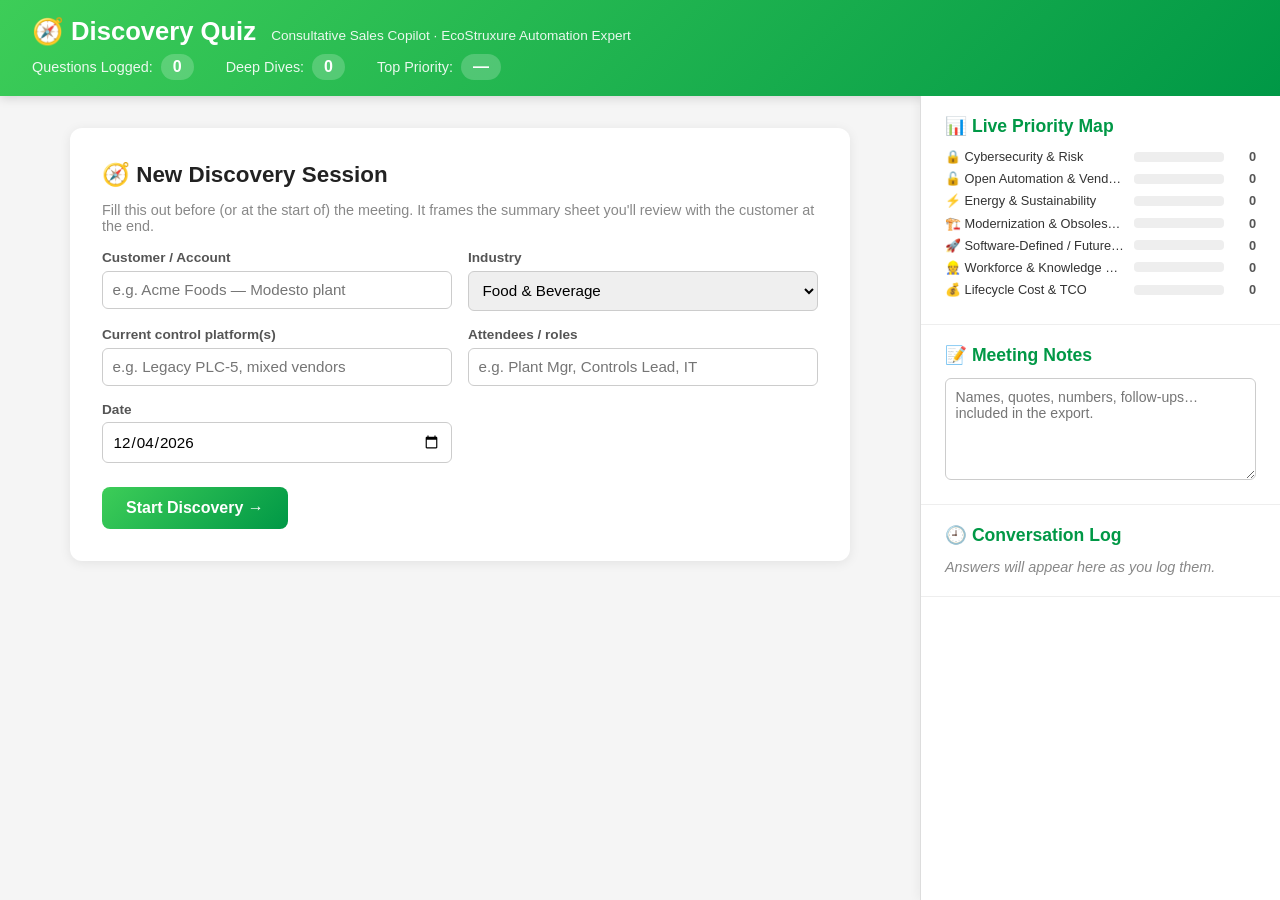
<file: quiz.html>
<!DOCTYPE html>
<html lang="en">
<head>
    <meta charset="UTF-8">
    <meta name="viewport" content="width=device-width, initial-scale=1.0">
    <title>Discovery Quiz — Consultative Sales Copilot</title>
    <link rel="stylesheet" href="quiz.css">
</head>
<body>
    <div class="app-container">
        <!-- Header -->
        <header class="header">
            <h1>🧭 Discovery Quiz <span class="subtitle">Consultative Sales Copilot · EcoStruxure Automation Expert</span></h1>
            <div class="header-stats">
                <div class="stat-item">
                    <span class="stat-label">Questions Logged:</span>
                    <span class="stat-value" id="statAnswered">0</span>
                </div>
                <div class="stat-item">
                    <span class="stat-label">Deep Dives:</span>
                    <span class="stat-value" id="statDives">0</span>
                </div>
                <div class="stat-item">
                    <span class="stat-label">Top Priority:</span>
                    <span class="stat-value" id="statTop">—</span>
                </div>
            </div>
        </header>

        <!-- Main content -->
        <div class="main-content">
            <!-- Quiz stage -->
            <main class="stage-wrapper">
                <div id="stage"></div>
            </main>

            <!-- Sidebar -->
            <aside class="sidebar">
                <div class="sidebar-section">
                    <h2>📊 Live Priority Map</h2>
                    <div id="priorityMap"></div>
                </div>

                <div class="sidebar-section" id="diveSuggestions" style="display:none"></div>

                <div class="sidebar-section" id="manualDives" style="display:none">
                    <details>
                        <summary><strong>🧰 All deep dives</strong></summary>
                        <div class="manual-dive-list"></div>
                    </details>
                </div>

                <div class="sidebar-section">
                    <h2>📝 Meeting Notes</h2>
                    <textarea id="sessionNotes" rows="5" placeholder="Names, quotes, numbers, follow-ups… included in the export."></textarea>
                </div>

                <div class="sidebar-section">
                    <h2>🕘 Conversation Log</h2>
                    <div id="historyLog"></div>
                </div>
            </aside>
        </div>
    </div>

    <script src="quiz-data.js"></script>
    <script src="quiz.js"></script>
</body>
</html>
</file>
<file: quiz.css>
/* ============================================================
   quiz.css — Discovery Quiz styling (Schneider Electric palette)
   ============================================================ */

* {
    margin: 0;
    padding: 0;
    box-sizing: border-box;
}

body {
    font-family: 'Segoe UI', Tahoma, Geneva, Verdana, sans-serif;
    background-color: #f5f5f5;
    color: #333;
}

.app-container {
    display: flex;
    flex-direction: column;
    height: 100vh;
    overflow: hidden;
}

/* Header — Schneider Electric colors */
.header {
    background: linear-gradient(135deg, #3DCD58 0%, #009846 100%);
    color: white;
    padding: 1rem 2rem;
    box-shadow: 0 2px 10px rgba(0,0,0,0.15);
}

.header h1 {
    font-size: 1.6rem;
    margin-bottom: 0.5rem;
}

.header .subtitle {
    font-size: 0.85rem;
    font-weight: normal;
    opacity: 0.9;
    margin-left: 0.5rem;
}

.header-stats {
    display: flex;
    gap: 2rem;
    flex-wrap: wrap;
}

.stat-item {
    display: flex;
    align-items: center;
    gap: 0.5rem;
}

.stat-label {
    font-size: 0.9rem;
    opacity: 0.9;
}

.stat-value {
    font-size: 1rem;
    font-weight: bold;
    background: rgba(255,255,255,0.2);
    padding: 0.25rem 0.75rem;
    border-radius: 15px;
}

/* Layout */
.main-content {
    display: flex;
    flex: 1;
    overflow: hidden;
}

.stage-wrapper {
    flex: 1;
    overflow-y: auto;
    padding: 2rem;
}

.sidebar {
    width: 360px;
    min-width: 300px;
    background: white;
    border-left: 1px solid #ddd;
    overflow-y: auto;
    box-shadow: -2px 0 10px rgba(0,0,0,0.05);
}

.sidebar-section {
    padding: 1.25rem 1.5rem;
    border-bottom: 1px solid #eee;
}

.sidebar-section h2 {
    font-size: 1.1rem;
    margin-bottom: 0.75rem;
    color: #009846;
}

.sidebar-section h3 {
    font-size: 1rem;
    margin-bottom: 0.5rem;
    color: #c0392b;
}

/* Cards */
.card {
    background: white;
    border-radius: 12px;
    box-shadow: 0 2px 12px rgba(0,0,0,0.08);
    padding: 2rem;
    max-width: 780px;
    margin: 0 auto;
}

.card h2 {
    color: #222;
    margin-bottom: 0.75rem;
    font-size: 1.4rem;
    line-height: 1.35;
}

.card h3 {
    color: #009846;
    margin: 1.25rem 0 0.5rem;
}

.muted {
    color: #888;
    font-size: 0.9rem;
    margin-bottom: 0.75rem;
}

/* Setup form */
.form-grid {
    display: grid;
    grid-template-columns: 1fr 1fr;
    gap: 1rem;
    margin: 1rem 0 1.5rem;
}

.form-grid label {
    display: flex;
    flex-direction: column;
    font-size: 0.85rem;
    font-weight: 600;
    color: #555;
    gap: 0.35rem;
}

.form-grid input,
.form-grid select {
    padding: 0.6rem;
    border: 1px solid #ccc;
    border-radius: 6px;
    font-size: 0.95rem;
    font-family: inherit;
}

.form-grid input:focus,
.form-grid select:focus {
    outline: 2px solid #3DCD58;
    border-color: #3DCD58;
}

/* Talk track */
.talk-track {
    background: #fffbe8;
    border: 1px solid #f0e0a0;
    border-radius: 8px;
    padding: 0.6rem 0.9rem;
    margin: 0.75rem 0 1rem;
    font-size: 0.9rem;
    color: #7a6520;
}

.talk-track summary {
    cursor: pointer;
    font-weight: 600;
}

.talk-track p {
    margin-top: 0.5rem;
    line-height: 1.45;
}

.talk-track-inline {
    background: #fffbe8;
    border: 1px solid #f0e0a0;
    border-radius: 8px;
    padding: 0.75rem 1rem;
    margin: 0.75rem 0;
    font-size: 0.95rem;
    color: #7a6520;
    line-height: 1.5;
}

/* Options */
.options {
    display: flex;
    flex-direction: column;
    gap: 0.6rem;
    margin: 1rem 0 1.5rem;
}

.option-btn {
    text-align: left;
    padding: 0.85rem 1.1rem;
    font-size: 1rem;
    font-family: inherit;
    background: #f8f9fa;
    border: 2px solid #e0e0e0;
    border-radius: 8px;
    cursor: pointer;
    transition: all 0.15s;
    line-height: 1.35;
}

.option-btn:hover {
    border-color: #3DCD58;
    background: #f0fbf2;
}

.option-btn.selected {
    border-color: #009846;
    background: #e6f7ea;
    font-weight: 600;
}

/* Buttons */
.btn-row {
    display: flex;
    gap: 0.75rem;
    flex-wrap: wrap;
    margin-top: 1rem;
}

.primary-btn {
    background: linear-gradient(135deg, #3DCD58 0%, #009846 100%);
    color: white;
    border: none;
    padding: 0.75rem 1.5rem;
    border-radius: 8px;
    font-size: 1rem;
    font-weight: 600;
    font-family: inherit;
    cursor: pointer;
    transition: opacity 0.15s;
}

.primary-btn:hover { opacity: 0.9; }
.primary-btn:disabled { opacity: 0.4; cursor: not-allowed; }

.secondary-btn {
    background: white;
    color: #555;
    border: 1px solid #ccc;
    padding: 0.75rem 1.25rem;
    border-radius: 8px;
    font-size: 0.95rem;
    font-family: inherit;
    cursor: pointer;
}

.secondary-btn:hover { background: #f0f0f0; }
.secondary-btn.danger { color: #c0392b; border-color: #e0b4ae; }

.mini-btn {
    background: #009846;
    color: white;
    border: none;
    padding: 0.3rem 0.6rem;
    border-radius: 6px;
    font-size: 0.8rem;
    font-family: inherit;
    cursor: pointer;
    margin: 0.15rem;
}

.mini-btn:disabled { opacity: 0.3; cursor: not-allowed; }

.mini-btn.ghost {
    background: white;
    color: #555;
    border: 1px solid #ccc;
}

.mini-btn.ghost:hover { border-color: #3DCD58; color: #009846; }

/* Deep-dive tag on question cards */
.dive-tag {
    display: inline-block;
    border: 2px solid;
    border-radius: 15px;
    padding: 0.25rem 0.8rem;
    font-size: 0.85rem;
    font-weight: 600;
    margin-bottom: 0.75rem;
    background: #fafafa;
}

/* Pivot cards */
.pivot-card { border-top: 5px solid #3DCD58; }

.pivot-banner {
    display: inline-block;
    background: #e6f7ea;
    color: #009846;
    font-weight: 700;
    font-size: 0.85rem;
    padding: 0.25rem 0.8rem;
    border-radius: 15px;
    margin-bottom: 0.75rem;
}

.pivot-choices {
    display: grid;
    grid-template-columns: repeat(auto-fit, minmax(200px, 1fr));
    gap: 0.85rem;
    margin: 1rem 0;
}

.pivot-choice {
    display: flex;
    flex-direction: column;
    gap: 0.4rem;
    text-align: left;
    padding: 1.1rem;
    background: #f8f9fa;
    border: 2px solid #e0e0e0;
    border-radius: 10px;
    cursor: pointer;
    font-family: inherit;
    transition: all 0.15s;
}

.pivot-choice:hover { border-color: #3DCD58; background: #f0fbf2; }
.pivot-choice.selected { border-color: #009846; background: #e6f7ea; }

.pivot-choice-label {
    font-size: 1.05rem;
    font-weight: 700;
    color: #222;
}

.pivot-choice-desc {
    font-size: 0.85rem;
    color: #777;
    line-height: 1.35;
}

.jump-callout {
    background: #eef4ff;
    border: 1px solid #c5d6f5;
    color: #2d5aa0;
    border-radius: 8px;
    padding: 0.7rem 1rem;
    margin: 0.75rem 0;
    font-size: 0.92rem;
    font-weight: 600;
}

.jump-callout.small {
    font-size: 0.82rem;
    padding: 0.45rem 0.7rem;
    margin: 0.5rem 0 0;
}

/* Priority map bars */
.pbar-row {
    display: grid;
    grid-template-columns: 1fr 90px 24px;
    align-items: center;
    gap: 0.5rem;
    margin-bottom: 0.45rem;
    font-size: 0.8rem;
}

.pbar-label {
    white-space: nowrap;
    overflow: hidden;
    text-overflow: ellipsis;
}

.pbar-track {
    background: #eee;
    border-radius: 4px;
    height: 10px;
    overflow: hidden;
}

.pbar-fill {
    height: 100%;
    border-radius: 4px;
    transition: width 0.4s ease;
}

.pbar-val {
    text-align: right;
    font-weight: 700;
    color: #555;
}

/* Dive suggestion chips */
.dive-chip {
    display: flex;
    justify-content: space-between;
    align-items: center;
    background: #fdf2f0;
    border: 1px solid #f0c5bd;
    border-radius: 8px;
    padding: 0.5rem 0.7rem;
    margin-bottom: 0.5rem;
    font-size: 0.85rem;
    font-weight: 600;
    gap: 0.5rem;
}

.dive-chip-btns { display: flex; align-items: center; }

.manual-dive-list { margin-top: 0.6rem; }

/* History log */
.hist-item {
    border-bottom: 1px dashed #eee;
    padding: 0.5rem 0;
    font-size: 0.82rem;
}

.hist-q { color: #555; font-weight: 600; }
.hist-a { color: #009846; margin-top: 0.15rem; }

.hist-dive {
    color: #c0392b;
    font-weight: 700;
    text-align: center;
}

/* Notes */
#sessionNotes {
    width: 100%;
    padding: 0.6rem;
    border: 1px solid #ccc;
    border-radius: 6px;
    font-family: inherit;
    font-size: 0.88rem;
    resize: vertical;
}

#sessionNotes:focus { outline: 2px solid #3DCD58; }

/* Ranking */
.rank-list { margin: 1rem 0; }

.rank-item {
    display: flex;
    align-items: center;
    gap: 0.85rem;
    background: #f8f9fa;
    border: 1px solid #e0e0e0;
    border-left: 5px solid #ccc;
    border-radius: 8px;
    padding: 0.7rem 1rem;
    margin-bottom: 0.5rem;
}

.rank-num {
    font-size: 1.1rem;
    font-weight: 800;
    color: #009846;
    width: 1.4rem;
}

.rank-name { flex: 1; font-weight: 600; }

.rank-score { color: #888; font-size: 0.85rem; }

/* Summary */
.summary-ranking { margin: 0.5rem 0 0.75rem 1.4rem; }

.summary-ranking li { margin-bottom: 0.4rem; }

.summary-ranking .dot {
    display: inline-block;
    width: 10px;
    height: 10px;
    border-radius: 50%;
    margin-right: 0.45rem;
}

.next-steps-block {
    background: #f8f9fa;
    border-left: 5px solid #ccc;
    border-radius: 8px;
    padding: 0.85rem 1.1rem;
    margin-bottom: 0.75rem;
}

.next-steps-block ul {
    margin: 0.45rem 0 0 1.25rem;
    font-size: 0.92rem;
}

.next-steps-block li { margin-bottom: 0.25rem; }

/* Print: summary sheet only */
@media print {
    .header, .sidebar, .btn-row, #copyStatus { display: none !important; }
    .stage-wrapper { overflow: visible; padding: 0; }
    .card { box-shadow: none; max-width: none; }
    body, .app-container { height: auto; overflow: visible; }
}

/* Responsive */
@media (max-width: 900px) {
    .main-content { flex-direction: column; }
    .sidebar { width: 100%; min-width: 0; max-height: 40vh; border-left: none; border-top: 1px solid #ddd; }
    .form-grid { grid-template-columns: 1fr; }
    .stage-wrapper { padding: 1rem; }
}
</file>
